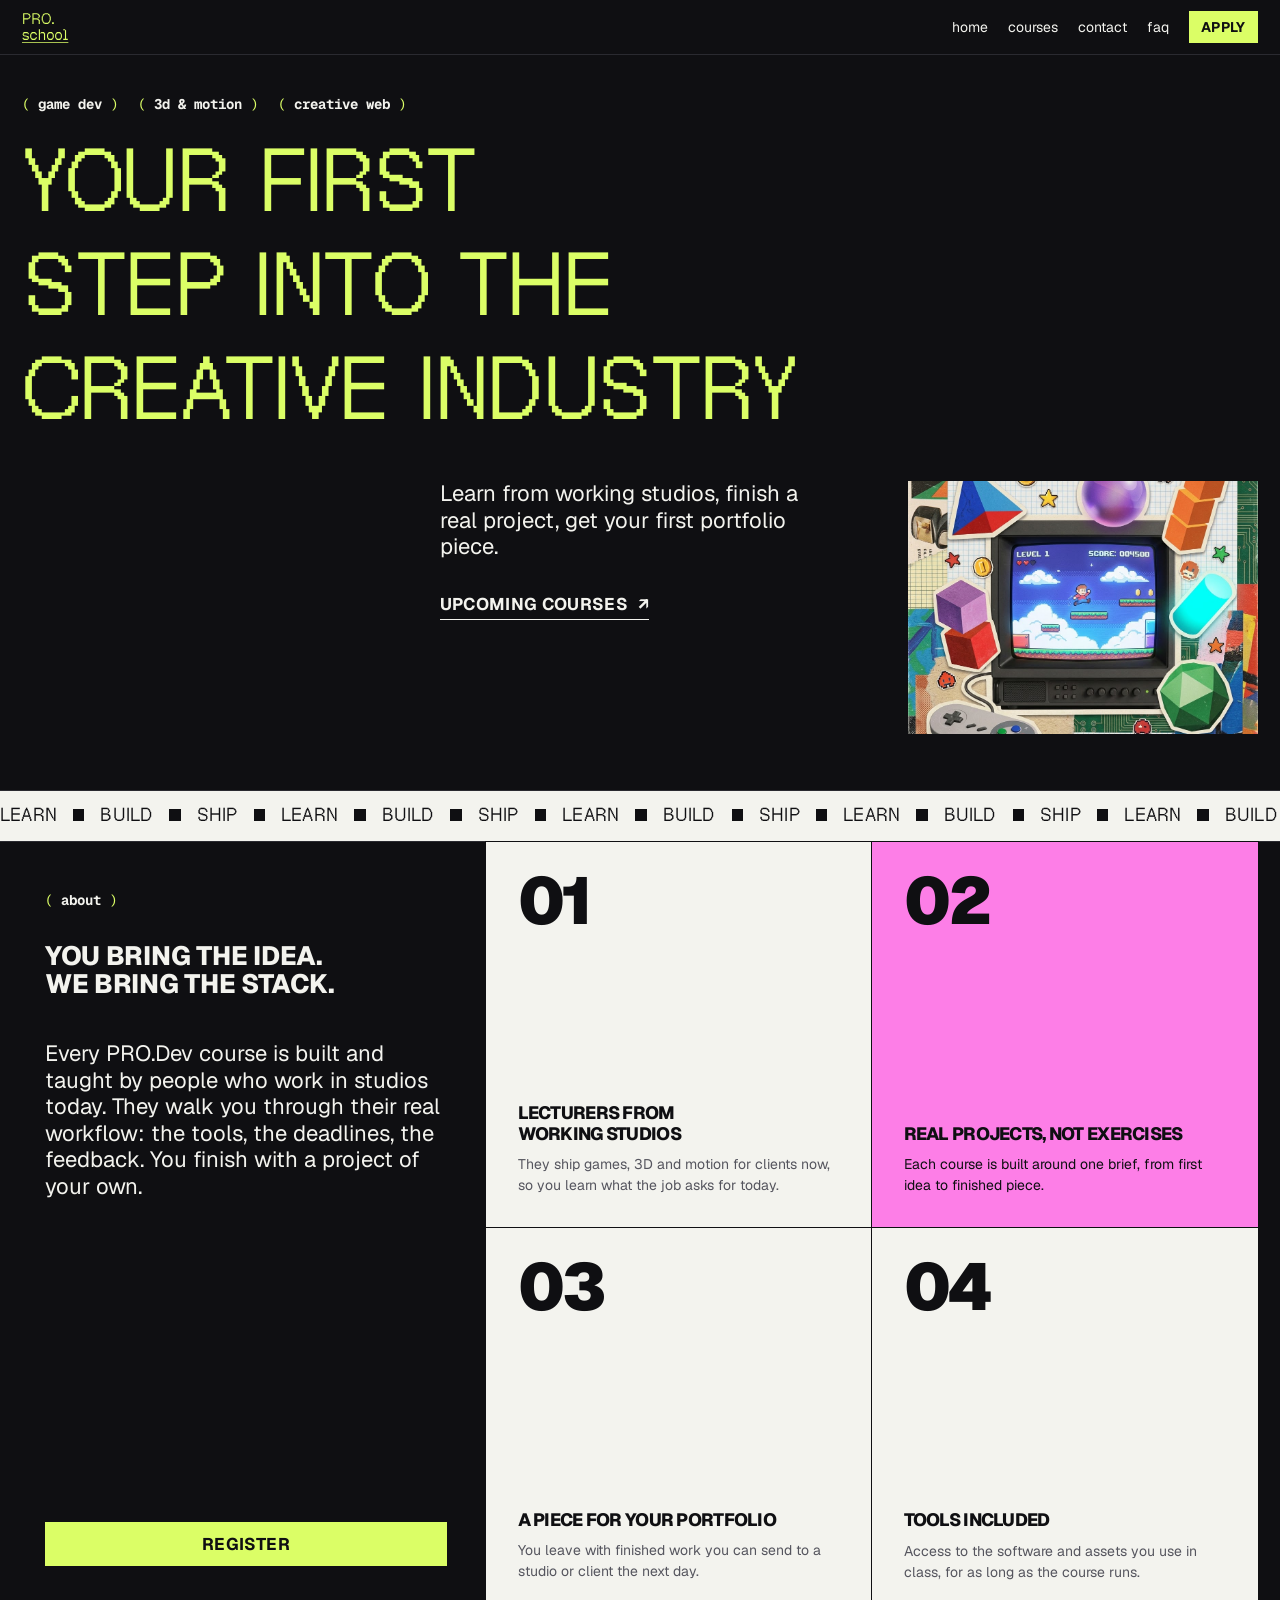
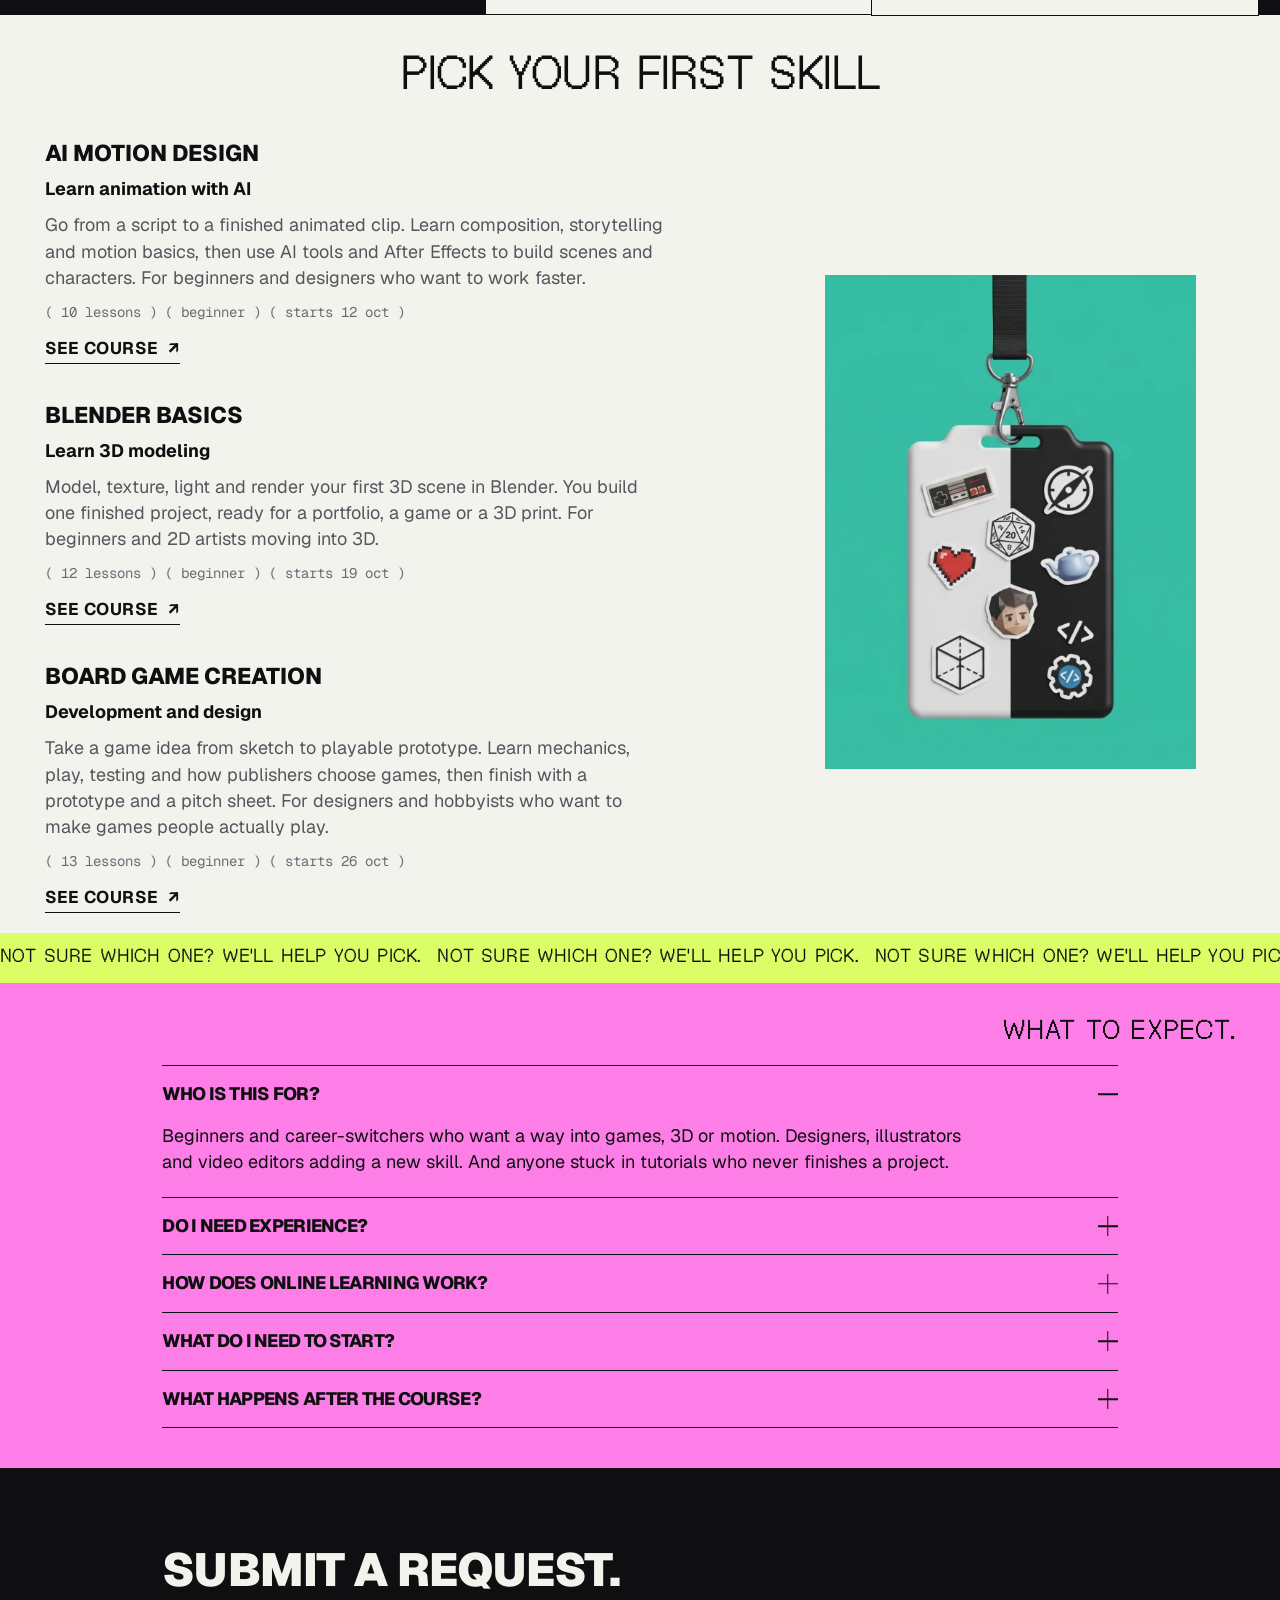
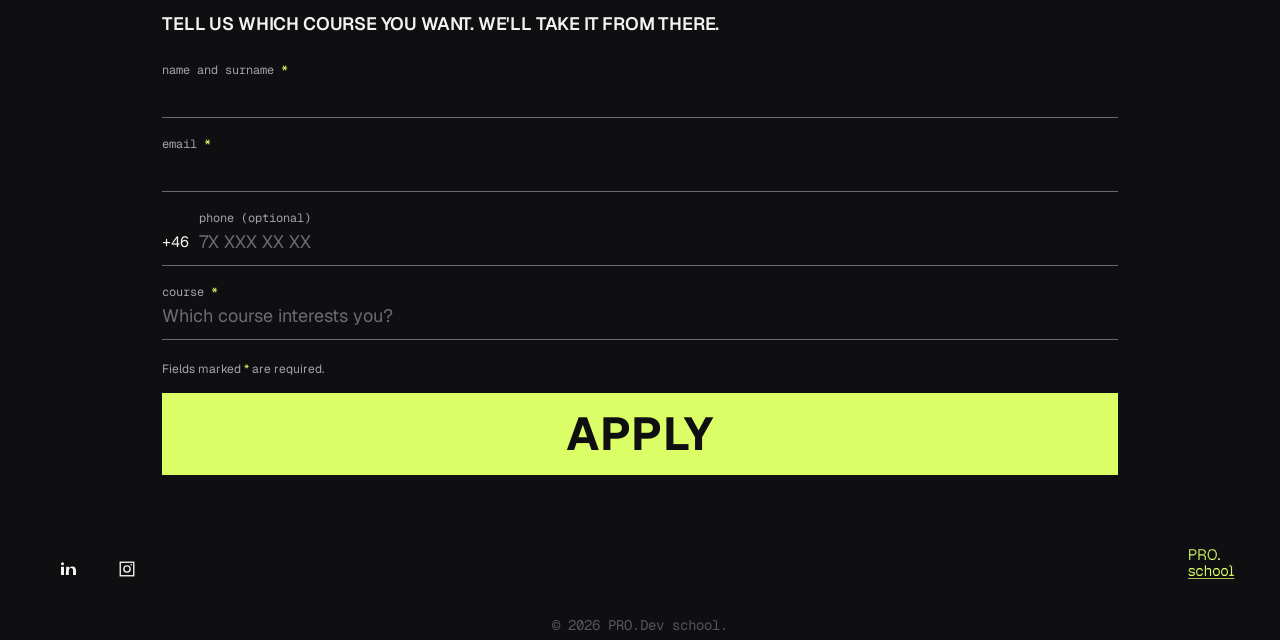
<file: index.html>
<!doctype html>
<html lang="en">
  <head>
    <meta charset="UTF-8" />
    <meta name="viewport" content="width=device-width, initial-scale=1.0" />
    <title>PRO.school: Online Courses for Creative Professions</title>
    <link rel="icon" href="./favicon.ico" sizes="32x32" />
    <link rel="icon" href="./favicon.svg" type="image/svg+xml" />
    <link rel="apple-touch-icon" href="./apple-touch-icon.png" />
    <link rel="stylesheet" href="./styles/main.css" />
  </head>
  <body>
    <header class="header">
      <div class="header__bar container">
        <a href="#main" aria-label="Pro.school, home">
          <img src="./assets/images/logo.svg" alt="PRO.school logo" />
        </a>
        <nav class="header__nav">
          <a href="#main" class="header__nav--link">home</a>
          <a href="./courses/index.html" class="header__nav--link">courses</a>
          <a href="./contact/index.html" class="header__nav--link">contact</a>
          <a href="#faq" class="header__nav--link">faq</a>
          <a href="#apply" class="button button--sm">apply</a>
        </nav>
        <button
          class="header__burger"
          type="button"
          aria-label="Menu"
          aria-controls="header-menu"
          popovertarget="header-menu"
        >
          <span class="header__burger-bar"></span>
          <span class="header__burger-bar"></span>
          <span class="header__burger-bar"></span>
        </button>
        <nav class="header__menu" id="header-menu" popover aria-label="Main">
          <a class="header__menu--link" href="#main" class="header__menu--link"
            >home</a
          >
          <a class="header__menu--link" href="./courses/index.html">courses</a>
          <a class="header__menu--link" href="./contact/index.html">contact</a>
          <a class="header__menu--link" href="#faq">faq</a>
          <div class="header__menu--action">
            <a class="button button--lg button--full" href="#apply">apply</a>
          </div>
        </nav>
      </div>
    </header>
    <main>
      <section id="main" class="hero hero--home">
        <div class="hero__container container">
          <p class="eyebrow">
            <span class="eyebrow__item"
              >( <span class="eyebrow__label">game dev</span> )</span
            >
            <span class="eyebrow__item"
              >( <span class="eyebrow__label">3D &amp; motion</span> )</span
            >
            <span class="eyebrow__item"
              >( <span class="eyebrow__label">creative web</span> )</span
            >
          </p>
          <h1 class="hero__title">
            <span class="hero__title-lines">
              <span class="hero__title-line">your first</span>
              <span class="hero__title-line">step into the</span>
              <span class="hero__title-line">creative industry</span>
            </span>
          </h1>
          <div class="hero__body">
            <div class="hero__copy">
              <p class="hero__subtitle">
                Learn from working studios, finish a real project, get your
                first portfolio piece.
              </p>
              <a class="button button--link hero__cta" href="#courses">
                upcoming courses
                <span class="button__icon" aria-hidden="true">↗</span>
              </a>
            </div>
            <div class="hero__media">
              <img
                src="./assets/images/hero-retro-computer.jpeg"
                alt="Retro computer with a pixel game on screen"
                class="hero__image"
                width="1024"
                height="646"
                fetchpriority="high"
              />
            </div>
          </div>
        </div>
      </section>
      <section class="marquee" aria-label="Learn, build, ship.">
        <div class="marquee__track">
          <div class="marquee__group">
            <span class="marquee__word">LEARN</span
            ><span class="marquee__dot"></span
            ><span class="marquee__word">BUILD</span
            ><span class="marquee__dot"></span
            ><span class="marquee__word">SHIP</span
            ><span class="marquee__dot"></span>
          </div>
          <div class="marquee__group">
            <span class="marquee__word">LEARN</span
            ><span class="marquee__dot"></span
            ><span class="marquee__word">BUILD</span
            ><span class="marquee__dot"></span
            ><span class="marquee__word">SHIP</span
            ><span class="marquee__dot"></span>
          </div>
          <div class="marquee__group">
            <span class="marquee__word">LEARN</span
            ><span class="marquee__dot"></span
            ><span class="marquee__word">BUILD</span
            ><span class="marquee__dot"></span
            ><span class="marquee__word">SHIP</span
            ><span class="marquee__dot"></span>
          </div>
          <div class="marquee__group">
            <span class="marquee__word">LEARN</span
            ><span class="marquee__dot"></span
            ><span class="marquee__word">BUILD</span
            ><span class="marquee__dot"></span
            ><span class="marquee__word">SHIP</span
            ><span class="marquee__dot"></span>
          </div>
          <div class="marquee__group">
            <span class="marquee__word">LEARN</span
            ><span class="marquee__dot"></span
            ><span class="marquee__word">BUILD</span
            ><span class="marquee__dot"></span
            ><span class="marquee__word">SHIP</span
            ><span class="marquee__dot"></span>
          </div>
          <div class="marquee__group">
            <span class="marquee__word">LEARN</span
            ><span class="marquee__dot"></span
            ><span class="marquee__word">BUILD</span
            ><span class="marquee__dot"></span
            ><span class="marquee__word">SHIP</span
            ><span class="marquee__dot"></span>
          </div>
          <div class="marquee__group">
            <span class="marquee__word">LEARN</span
            ><span class="marquee__dot"></span
            ><span class="marquee__word">BUILD</span
            ><span class="marquee__dot"></span
            ><span class="marquee__word">SHIP</span
            ><span class="marquee__dot"></span>
          </div>
          <div class="marquee__group">
            <span class="marquee__word">LEARN</span
            ><span class="marquee__dot"></span
            ><span class="marquee__word">BUILD</span
            ><span class="marquee__dot"></span
            ><span class="marquee__word">SHIP</span
            ><span class="marquee__dot"></span>
          </div>
        </div>
      </section>
      <section class="about" id="about">
        <div class="about__container container">
          <div class="about__aside">
            <header class="about__aside-head">
              <p class="about__label eyebrow">
                <span class="eyebrow__item"
                  >(
                  <span class="about__label-text eyebrow__label">about</span>
                  )</span
                >
              </p>
              <h2 class="about__title" id="about-title">
                You bring the idea. We bring the stack.
              </h2>
              <p class="subtitle">
                Every PRO.Dev course is built and taught by people who work in
                studios today. They walk you through their real workflow: the
                tools, the deadlines, the feedback. You finish with a project of
                your own.
              </p>
            </header>
            <div class="about__action">
              <a class="button button--lg button--full" href="#apply"
                >register</a
              >
            </div>
          </div>
          <div class="about__cards">
            <article class="about__card">
              <span class="about__card-index" aria-hidden="true">01</span>
              <div class="about__card-body">
                <h3 class="about__card-title">
                  Lecturers from working studios
                </h3>
                <p class="about__card-text">
                  They ship games, 3D and motion for clients now, so you learn
                  what the job asks for today.
                </p>
              </div>
            </article>
            <article class="about__card about__card--accent">
              <span class="about__card-index" aria-hidden="true">02</span>
              <div class="about__card-body">
                <h3 class="about__card-title">Real projects, not exercises</h3>
                <p class="about__card-text">
                  Each course is built around one brief, from first idea to
                  finished piece.
                </p>
              </div>
            </article>
            <article class="about__card">
              <span class="about__card-index" aria-hidden="true">03</span>
              <div class="about__card-body">
                <h3 class="about__card-title">A piece for your portfolio</h3>
                <p class="about__card-text">
                  You leave with finished work you can send to a studio or
                  client the next day.
                </p>
              </div>
            </article>
            <article class="about__card">
              <span class="about__card-index" aria-hidden="true">04</span>
              <div class="about__card-body">
                <h3 class="about__card-title">Tools included</h3>
                <p class="about__card-text">
                  Access to the software and assets you use in class, for as
                  long as the course runs.
                </p>
              </div>
            </article>
          </div>
        </div>
      </section>
      <section class="courses container" id="courses">
        <h2 class="courses__title">PICK YOUR FIRST SKILL</h2>
        <div class="courses__container">
          <div class="courses__list">
            <article class="courses-row">
              <h3 class="courses__row-title">AI motion design</h3>
              <p class="courses__row-subtitle">Learn animation with AI</p>
              <p class="courses__row-text">
                Go from a script to a finished animated clip. Learn composition,
                storytelling and motion basics, then use AI tools and After
                Effects to build scenes and characters. For beginners and
                designers who want to work faster.
              </p>
              <p class="tag__list">
                <span class="tag">( 10 lessons )</span>
                <span class="tag">( beginner )</span>
                <span class="tag">( starts 12 oct )</span>
              </p>
              <a
                class="button button--link courses__row-cta"
                href="./courses/index.html#course-ai-motion"
                >See course
                <span class="button__icon" aria-hidden="true">↗</span></a
              >
            </article>
            <article class="courses-row">
              <h3 class="courses__row-title">Blender basics</h3>
              <p class="courses__row-subtitle">Learn 3D modeling</p>
              <p class="courses__row-text">
                Model, texture, light and render your first 3D scene in Blender.
                You build one finished project, ready for a portfolio, a game or
                a 3D print. For beginners and 2D artists moving into 3D.
              </p>
              <p class="tag__list">
                <span class="tag">( 12 lessons )</span>
                <span class="tag">( beginner )</span>
                <span class="tag">( starts 19 oct )</span>
              </p>
              <a
                class="button button--link courses__row-cta"
                href="./courses/index.html#course-blender"
                >See course
                <span class="button__icon" aria-hidden="true">↗</span></a
              >
            </article>
            <article class="courses-row">
              <h3 class="courses__row-title">Board game creation</h3>
              <p class="courses__row-subtitle">Development and design</p>
              <p class="courses__row-text">
                Take a game idea from sketch to playable prototype. Learn
                mechanics, play, testing and how publishers choose games, then
                finish with a prototype and a pitch sheet. For designers and
                hobbyists who want to make games people actually play.
              </p>
              <p class="tag__list">
                <span class="tag">( 13 lessons )</span>
                <span class="tag">( beginner )</span>
                <span class="tag">( starts 26 oct )</span>
              </p>
              <a
                class="button button--link courses__row-cta"
                href="./courses/index.html#course-board-game"
                >See course
                <span class="button__icon" aria-hidden="true">↗</span></a
              >
            </article>
          </div>
          <div class="courses__media">
            <div class="courses__image"></div>
          </div>
        </div>
      </section>
      <section
        class="marquee marquee--lime"
        aria-label="Not sure which one? We'll help you pick."
      >
        <div class="marquee__track" aria-hidden="true">
          <div class="marquee__group">
            <span class="marquee__word"
              >NOT SURE WHICH ONE? WE'LL HELP YOU PICK.</span
            >
          </div>
          <div class="marquee__group">
            <span class="marquee__word"
              >NOT SURE WHICH ONE? WE'LL HELP YOU PICK.</span
            >
          </div>
          <div class="marquee__group">
            <span class="marquee__word"
              >NOT SURE WHICH ONE? WE'LL HELP YOU PICK.</span
            >
          </div>
          <div class="marquee__group">
            <span class="marquee__word"
              >NOT SURE WHICH ONE? WE'LL HELP YOU PICK.</span
            >
          </div>
          <div class="marquee__group">
            <span class="marquee__word"
              >NOT SURE WHICH ONE? WE'LL HELP YOU PICK.</span
            >
          </div>
          <div class="marquee__group">
            <span class="marquee__word"
              >NOT SURE WHICH ONE? WE'LL HELP YOU PICK.</span
            >
          </div>
        </div>
      </section>
      <section id="faq" class="faq" aria-labelledby="faq-title">
        <div class="container">
          <div class="faq__head">
            <h2 class="faq__title">What to expect.</h2>
          </div>
          <div class="faq__list dropdown max-width container">
            <details class="dropdown__item" name="faq" open>
              <summary class="dropdown__summary">
                <span class="dropdown__label">Who is this for?</span>
                <span class="dropdown__icon" aria-hidden="true"></span>
              </summary>
              <p class="dropdown__content">
                Beginners and career-switchers who want a way into games, 3D or
                motion. Designers, illustrators and video editors adding a new
                skill. And anyone stuck in tutorials who never finishes a
                project.
              </p>
            </details>
            <details class="dropdown__item" name="faq">
              <summary class="dropdown__summary">
                <span class="dropdown__label">Do I need experience?</span>
                <span class="dropdown__icon" aria-hidden="true"></span>
              </summary>
              <p class="dropdown__content">
                No. Every course starts from zero. You don&apos;t need to code
                or draw. You need curiosity and about six hours a week.
              </p>
            </details>
            <details class="dropdown__item" name="faq">
              <summary class="dropdown__summary">
                <span class="dropdown__label"
                  >How does online learning work?</span
                >
                <span class="dropdown__icon" aria-hidden="true"></span>
              </summary>
              <p class="dropdown__content">
                Live lessons with your lecturer twice a week, with recordings if
                you miss one. You get assignments, feedback on your work and a
                chat with your group. Every course ends with a finished project.
                Price and payment options depend on the course, and a manager
                will send you the details.
              </p>
            </details>
            <details class="dropdown__item" name="faq">
              <summary class="dropdown__summary">
                <span class="dropdown__label">What do I need to start?</span>
                <span class="dropdown__icon" aria-hidden="true"></span>
              </summary>
              <p class="dropdown__content">
                A laptop or desktop and a stable internet connection. The
                software is free or comes with your course access (Blender is
                free, for example). We send the setup list before day one.
              </p>
            </details>
            <details class="dropdown__item" name="faq">
              <summary class="dropdown__summary">
                <span class="dropdown__label"
                  >What happens after the course?</span
                >
                <span class="dropdown__icon" aria-hidden="true"></span>
              </summary>
              <p class="dropdown__content">
                You finish with a portfolio project and feedback from the people
                who taught it. Then you decide: apply to studios, take freelance
                briefs or join the next course. We don&apos;t promise jobs. We
                give you the work and the feedback to go and get one.
              </p>
            </details>
          </div>
        </div>
      </section>
      <section class="apply" id="apply">
        <div class="container apply__container max-width">
          <h2 class="apply__title" id="apply-title">Submit a request.</h2>
          <p class="apply__subtitle">
            Tell us which course you want. We&apos;ll take it from there.
          </p>
          <form
            action="mailto:kozer.tetiana@gmail.com"
            method="post"
            class="form"
          >
            <fieldset class="form__field">
              <div class="form__field-line">
                <div class="form__field-body">
                  <label for="apply-name" class="form__label">
                    name and surname
                    <span class="form__decor-star" aria-hidden="true">*</span>
                  </label>
                  <input
                    type="text"
                    id="apply-name"
                    required
                    name="name"
                    autocomplete="name"
                    placeholder=" "
                    class="form__input"
                  />
                </div>
              </div>
              <p class="form__error form__error--missing">
                Enter your name so we know who to reply to.
              </p>
            </fieldset>
            <fieldset class="form__field">
              <div class="form__field-line">
                <div class="form__field-body">
                  <label for="apply-email" class="form__label">
                    email
                    <span class="form__decor-star" aria-hidden="true">*</span>
                  </label>
                  <input
                    type="email"
                    id="apply-email"
                    required
                    name="email"
                    autocomplete="email"
                    placeholder=" "
                    class="form__input"
                  />
                </div>
              </div>
              <p class="form__error form__error--missing">
                Enter your email so we can reply.
              </p>
            </fieldset>
            <fieldset class="form__field">
              <div class="form__field-line">
                <span class="form__prefix" aria-hidden="true">+46</span>
                <div class="form__field-body">
                  <label for="apply-phone" class="form__label">
                    phone (optional)
                  </label>
                  <input
                    type="tel"
                    id="apply-phone"
                    required
                    name="phone"
                    autocomplete="tel-national"
                    placeholder="7X XXX XX XX"
                    class="form__input"
                  />
                </div>
              </div>
            </fieldset>
            <fieldset class="form__field">
              <div class="form__field-line">
                <div class="form__field-body">
                  <label for="apply-course" class="form__label">
                    course
                    <span class="form__decor-star" aria-hidden="true">*</span>
                  </label>
                  <input
                    type="text"
                    id="apply-course"
                    required
                    name="course"
                    autocomplete="off"
                    placeholder="Which course interests you?"
                    class="form__input"
                  />
                </div>
              </div>
              <p class="form__error form__error--missing">
                Enter your email so we can reply.
              </p>
            </fieldset>
            <fieldset class="form__footer">
              <p class="form__info">
                Fields marked
                <span class="form__decor-star" aria-hidden="true">*</span> are
                required.
              </p>
              <button type="submit" class="button button--huge form__submit">
                apply
              </button>
            </fieldset>
          </form>
        </div>
      </section>
    </main>
    <footer class="footer">
      <div class="container">
        <div class="footer__bar">
          <nav class="footer__nav" aria-label="footer">
            <a
              href="https://www.linkedin.com/"
              class="footer__nav-link"
              target="_blank"
              aria-label="PRO.school on LinkedIn"
            >
              <span class="footer__nav-icon">
                <span class="footer__nav-image nav-image--linkedin"></span>
              </span>
            </a>

            <a
              href="https://www.instagram.com/"
              class="footer__nav-link"
              target="_blank"
              aria-label="PRO.school on Instagram"
            >
              <span class="footer__nav-icon">
                <span class="footer__nav-image nav-image--instagram"></span>
              </span>
            </a>
          </nav>
          <a href="#main" aria-label="Pro.school, home">
            <img
              src="./assets/images/logo.svg"
              alt="PRO.school logo"
              class="logo"
              loading="lazy"
            />
          </a>
        </div>
        <p class="footer__copy">© 2026 PRO.Dev school.</p>
      </div>
    </footer>
  </body>
</html>
</file>
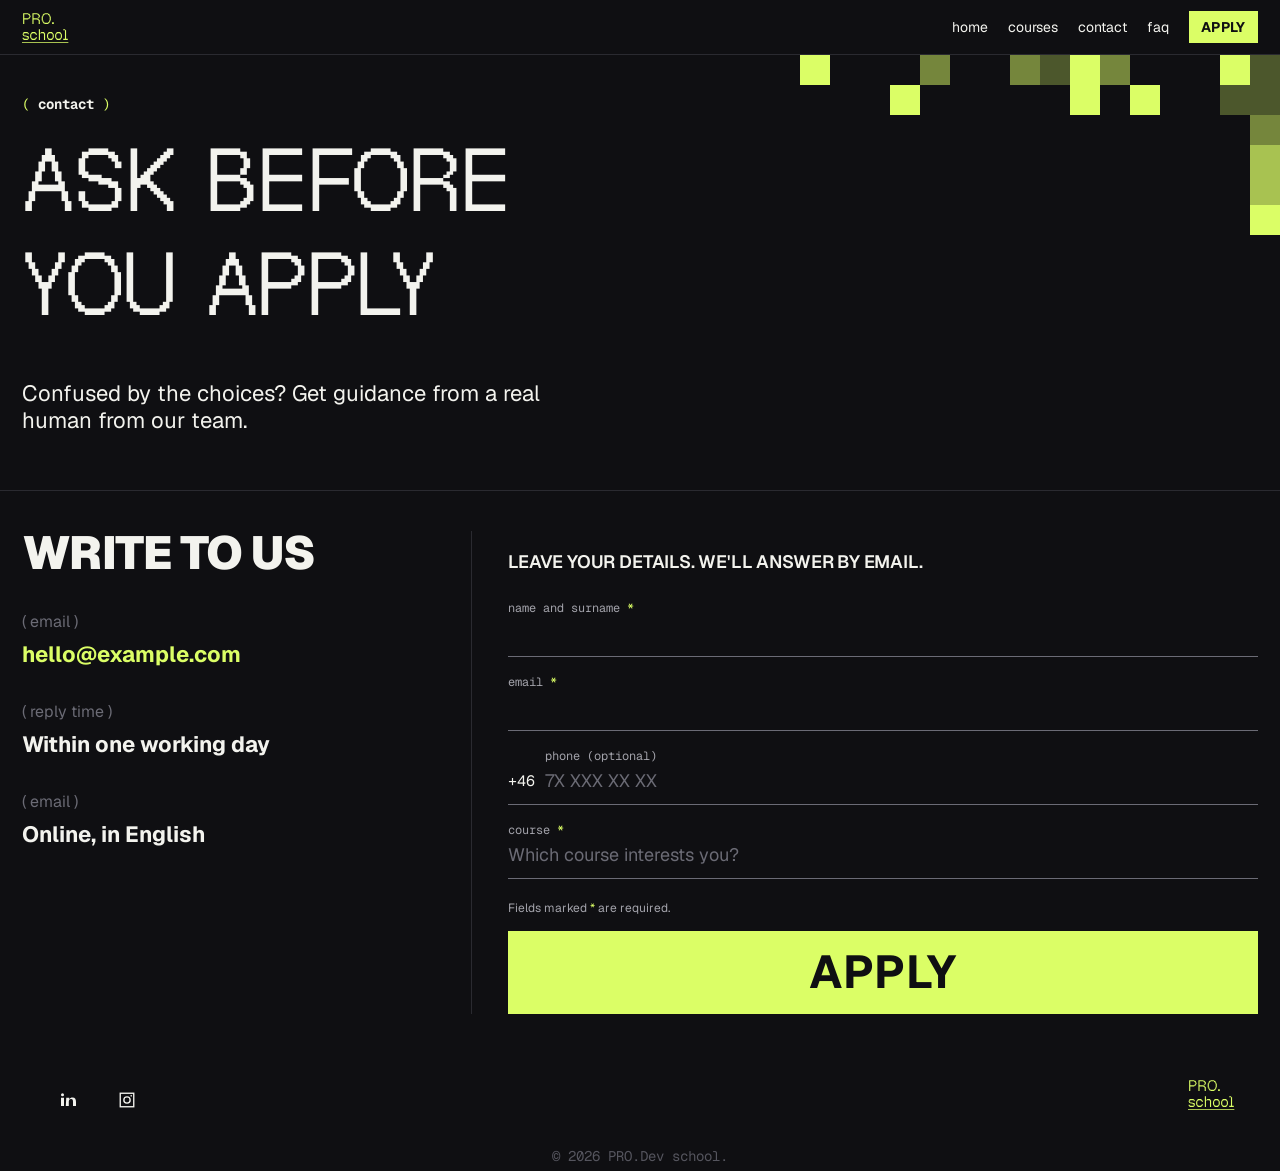
<file: contact/index.html>
<!doctype html>
<html lang="en">
  <head>
    <meta charset="UTF-8" />
    <meta name="viewport" content="width=device-width, initial-scale=1.0" />
    <title>Contact — PRO.school</title>
    <link rel="icon" href="../favicon.ico" sizes="32x32" />
    <link rel="icon" href="../favicon.svg" type="image/svg+xml" />
    <link rel="apple-touch-icon" href="../apple-touch-icon.png" />
    <link rel="stylesheet" href="../styles/main.css" />
  </head>
  <body>
    <header class="header">
      <div class="header__bar container">
        <a href="../index.html" aria-label="Pro.school, home">
          <img src="../assets/images/logo.svg" alt="PRO.school logo" />
        </a>
        <nav class="header__nav">
          <a href="../index.html" class="header__nav--link">home</a>
          <a href="../courses/index.html" class="header__nav--link">courses</a>
          <a href="#main" class="header__nav--link">contact</a>
          <a href="../index.html#faq" class="header__nav--link">faq</a>
          <a href="#apply" class="button button--sm">apply</a>
        </nav>
        <button
          class="header__burger"
          type="button"
          aria-label="Menu"
          aria-controls="header-menu"
          popovertarget="header-menu"
        >
          <span class="header__burger-bar"></span>
          <span class="header__burger-bar"></span>
          <span class="header__burger-bar"></span>
        </button>
        <nav class="header__menu" id="header-menu" popover aria-label="Main">
          <a class="header__menu--link" href="../index.html">home</a>
          <a href="../courses/index.html" class="header__menu--link">courses</a>
          <a href="#main" class="header__menu--link">contact</a>
          <a class="header__menu--link" href="../index.html#faq">faq</a>
          <div class="header__menu--action">
            <a class="button button--lg button--full" href="#apply">apply</a>
          </div>
        </nav>
      </div>
    </header>
    <main>
      <section class="main contact__hero">
        <div class="container">
          <div class="hero__container">
            <p class="eyebrow">
              <span class="eyebrow__item"
                >( <span class="eyebrow__label">contact</span> )</span
              >
            </p>
            <h1 class="hero__title title__paper">
              <span class="hero__title-lines">
                <span class="hero__title-line">ask before</span>
                <span class="hero__title-line">you apply</span>
              </span>
            </h1>
            <p class="subtitle">
              Confused by the choices? Get guidance from a real human from our
              team.
            </p>
          </div>
        </div>
      </section>

      <section id="apply" class="contact-apply" aria-labelledby="contact-title">
        <div class="contact__grid container">
          <aside class="contact__aside">
            <h2 class="apply__title contact__title">Write to us</h2>
            <div class="contact__list">
              <div class="contact__item">
                <span class="tag">( email )</span>
                <span class="contact__item-value">
                  <a class="contact__item-link" href="mailto:hello@example.com"
                    >hello@example.com</a
                  >
                </span>
              </div>
              <div class="contact__item">
                <span class="tag">( reply time )</span>
                <span class="contact__item-value">
                  Within one working day
                </span>
              </div>
              <div class="contact__item">
                <span class="tag">( email )</span>
                <span class="contact__item-value">Online, in English</span>
              </div>
            </div>
          </aside>
          <div class="contact__apply">
            <p class="apply__subtitle">
              Leave your details. We&apos;ll answer by email.
            </p>

            <form
              action="mailto:kozer.tetiana@gmail.com"
              method="post"
              class="form"
            >
              <fieldset class="form__field">
                <div class="form__field-line">
                  <div class="form__field-body">
                    <label for="apply-name" class="form__label">
                      name and surname
                      <span class="form__decor-star" aria-hidden="true">*</span>
                    </label>
                    <input
                      type="text"
                      id="apply-name"
                      required
                      name="name"
                      autocomplete="name"
                      placeholder=" "
                      class="form__input"
                    />
                  </div>
                </div>
                <p class="form__error form__error--missing">
                  Enter your name so we know who to reply to.
                </p>
              </fieldset>
              <fieldset class="form__field">
                <div class="form__field-line">
                  <div class="form__field-body">
                    <label for="apply-email" class="form__label">
                      email
                      <span class="form__decor-star" aria-hidden="true">*</span>
                    </label>
                    <input
                      type="email"
                      id="apply-email"
                      required
                      name="email"
                      autocomplete="email"
                      placeholder=" "
                      class="form__input"
                    />
                  </div>
                </div>
                <p class="form__error form__error--missing">
                  Enter your email so we can reply.
                </p>
              </fieldset>
              <fieldset class="form__field">
                <div class="form__field-line">
                  <span class="form__prefix" aria-hidden="true">+46</span>
                  <div class="form__field-body">
                    <label for="apply-phone" class="form__label">
                      phone (optional)
                    </label>
                    <input
                      type="tel"
                      id="apply-phone"
                      required
                      name="phone"
                      autocomplete="tel-national"
                      placeholder="7X XXX XX XX"
                      class="form__input"
                    />
                  </div>
                </div>
              </fieldset>
              <fieldset class="form__field">
                <div class="form__field-line">
                  <div class="form__field-body">
                    <label for="apply-course" class="form__label">
                      course
                      <span class="form__decor-star" aria-hidden="true">*</span>
                    </label>
                    <input
                      type="text"
                      id="apply-course"
                      required
                      name="course"
                      autocomplete="off"
                      placeholder="Which course interests you?"
                      class="form__input"
                    />
                  </div>
                </div>
                <p class="form__error form__error--missing">
                  Enter your email so we can reply.
                </p>
              </fieldset>
              <fieldset class="form__footer">
                <p class="form__info">
                  Fields marked
                  <span class="form__decor-star" aria-hidden="true">*</span> are
                  required.
                </p>
                <button type="submit" class="button button--huge form__submit">
                  apply
                </button>
              </fieldset>
            </form>
          </div>
        </div>
      </section>
    </main>
    <footer class="footer">
      <div class="container">
        <div class="footer__bar">
          <nav class="footer__nav" aria-label="footer">
            <a
              href="https://www.linkedin.com/"
              class="footer__nav-link"
              target="_blank"
              aria-label="PRO.school on LinkedIn"
            >
              <span class="footer__nav-icon">
                <span class="footer__nav-image nav-image--linkedin"></span>
              </span>
            </a>

            <a
              href="https://www.instagram.com/"
              class="footer__nav-link"
              target="_blank"
              aria-label="PRO.school on Instagram"
            >
              <span class="footer__nav-icon">
                <span class="footer__nav-image nav-image--instagram"></span>
              </span>
            </a>
          </nav>
          <a href="../index.html#main" aria-label="Pro.school, home">
            <img
              src="../assets/images/logo.svg"
              alt="PRO.school logo"
              class="logo"
              loading="lazy"
            />
          </a>
        </div>
        <p class="footer__copy">© 2026 PRO.Dev school.</p>
      </div>
    </footer>
  </body>
</html>
</file>
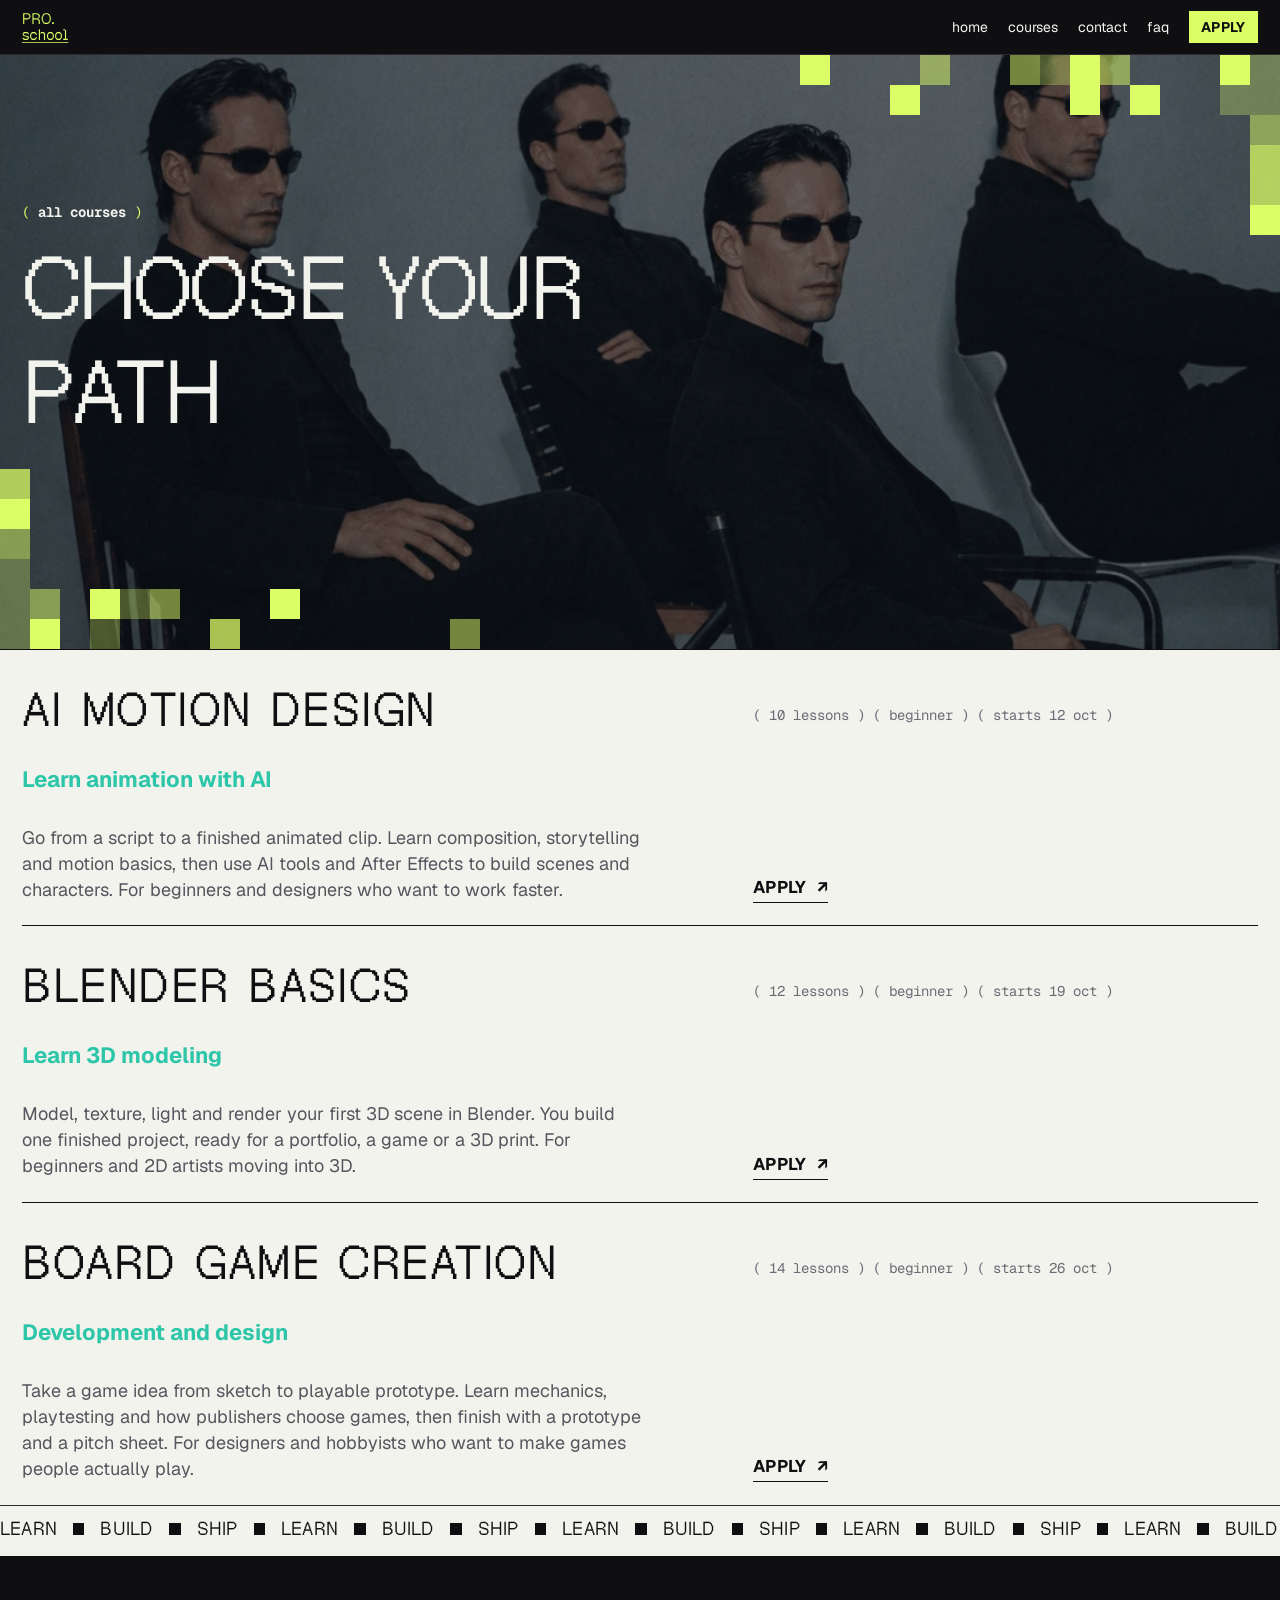
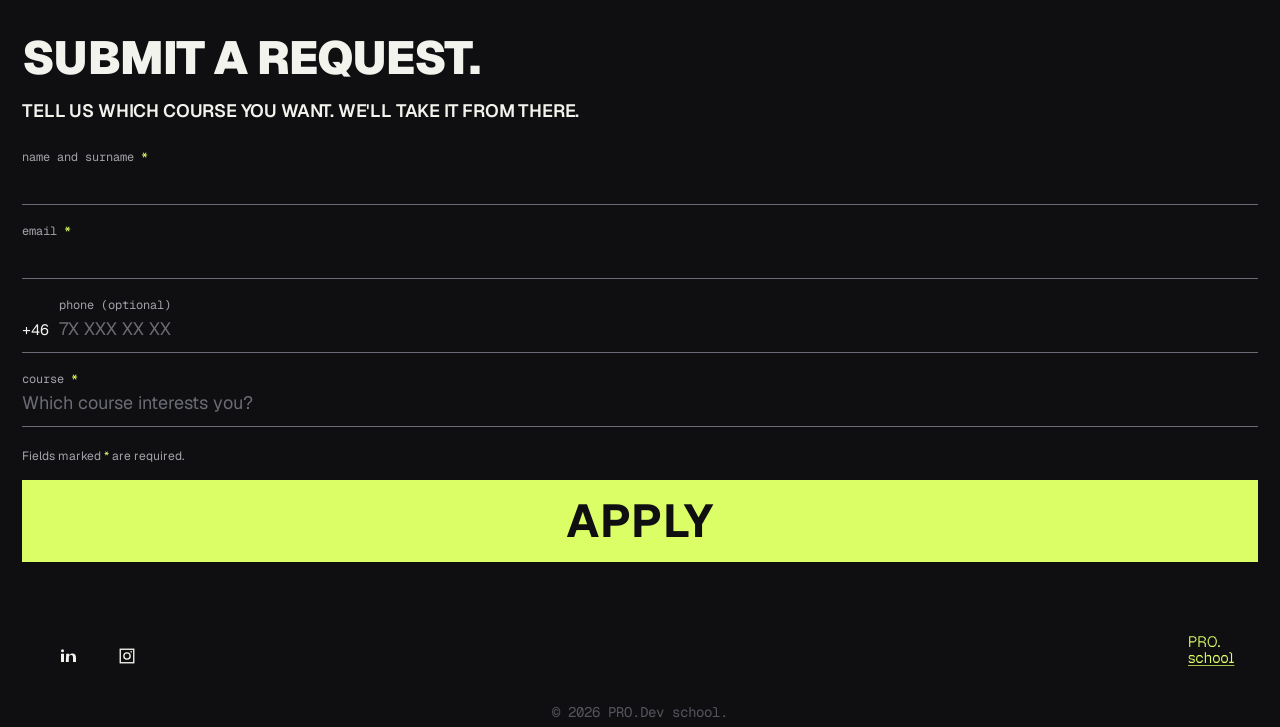
<file: courses/index.html>
<!doctype html>
<html lang="en">
  <head>
    <meta charset="UTF-8" />
    <meta name="viewport" content="width=device-width, initial-scale=1.0" />
    <title>All courses — PRO.school</title>
    <link rel="icon" href="../favicon.ico" sizes="32x32" />
    <link rel="icon" href="../favicon.svg" type="image/svg+xml" />
    <link rel="apple-touch-icon" href="../apple-touch-icon.png" />
    <link rel="stylesheet" href="../styles/main.css" />
  </head>
  <body>
    <header class="header">
      <div class="header__bar container">
        <a href="../index.html" aria-label="Pro.school, home">
          <img src="../assets/images/logo.svg" alt="PRO.school logo" />
        </a>
        <nav class="header__nav">
          <a href="../index.html" class="header__nav--link">home</a>
          <a href="#main" class="header__nav--link">courses</a>
          <a href="../contact/index.html" class="header__nav--link">contact</a>
          <a href="../index.html#faq" class="header__nav--link">faq</a>
          <a href="#apply" class="button button--sm">apply</a>
        </nav>
        <button
          class="header__burger"
          type="button"
          aria-label="Menu"
          aria-controls="header-menu"
          popovertarget="header-menu"
        >
          <span class="header__burger-bar"></span>
          <span class="header__burger-bar"></span>
          <span class="header__burger-bar"></span>
        </button>
        <nav class="header__menu" id="header-menu" popover aria-label="Main">
          <a class="header__menu--link" href="../index.html">home</a>
          <a class="header__menu--link" href="">courses</a>
          <a class="header__menu--link" href="../contact/index.html">contact</a>
          <a class="header__menu--link" href="../index.html#faq">faq</a>
          <div class="header__menu--action">
            <a class="button button--lg button--full" href="#apply">apply</a>
          </div>
        </nav>
      </div>
    </header>
    <main>
      <section id="main" class="courses-hero">
        <img
          src="../assets/images/courses-hero.webp"
          alt="Clones of Neo from the Matrix sitting in chairs."
          width="1143"
          height="1376"
          fetchpriority="high"
          class="courses-hero__image"
        />
        <div class="courses-hero__overlay"></div>
        <div class="container hero__container courses-hero__container">
          <p class="eyebrow">
            <span class="eyebrow__item"
              >( <span class="eyebrow__label">all courses</span> )</span
            >
          </p>
          <h1 class="hero__title title__paper">
            <span class="hero__title-lines">
              <span class="hero__title-line">choose your</span>
              <span class="hero__title-line">path</span>
            </span>
          </h1>
        </div>
      </section>

      <section class="course-list" aria-label="All courses">
        <div class="container">
          <article
            class="course-list__item"
            id="course-ai-motion"
            aria-labelledby="course-ai-motion-title"
          >
            <div class="course-list__main">
              <h2 class="courses__row-title course-list__title">
                AI motion design
              </h2>
              <p class="courses__row-subtitle course-list__subtitle">
                Learn animation with AI
              </p>
              <p class="courses__row-text course-list__text">
                Go from a script to a finished animated clip. Learn composition,
                storytelling and motion basics, then use AI tools and After
                Effects to build scenes and characters. For beginners and
                designers who want to work faster.
              </p>
            </div>
            <div class="course-list__details">
              <p class="tag__list">
                <span class="tag">( 10 lessons )</span>
                <span class="tag">( beginner )</span>
                <span class="tag">( starts 12 oct )</span>
              </p>
              <a class="button button--link courses__row-cta" href="#apply"
                >Apply <span class="button__icon" aria-hidden="true">↗</span></a
              >
            </div>
          </article>

          <article
            class="course-list__item"
            id="course-blender"
            aria-labelledby="course-blender-title"
          >
            <div class="course-list__main">
              <h2 class="courses__row-title course-list__title">
                Blender basics
              </h2>
              <p class="courses__row-subtitle course-list__subtitle">
                Learn 3D modeling
              </p>
              <p class="courses__row-text course-list__text">
                Model, texture, light and render your first 3D scene in Blender.
                You build one finished project, ready for a portfolio, a game or
                a 3D print. For beginners and 2D artists moving into 3D.
              </p>
            </div>
            <div class="course-list__details">
              <p class="tag__list">
                <span class="tag">( 12 lessons )</span>
                <span class="tag">( beginner )</span>
                <span class="tag">( starts 19 oct )</span>
              </p>
              <a class="button button--link courses__row-cta" href="#apply"
                >Apply <span class="button__icon" aria-hidden="true">↗</span></a
              >
            </div>
          </article>

          <article
            class="course-list__item"
            id="course-board-game"
            aria-labelledby="course-board-game-title"
          >
            <div class="course-list__main">
              <h2 class="courses__row-title course-list__title">
                Board game creation
              </h2>
              <p class="courses__row-subtitle course-list__subtitle">
                Development and design
              </p>
              <p class="courses__row-text course-list__text">
                Take a game idea from sketch to playable prototype. Learn
                mechanics, playtesting and how publishers choose games, then
                finish with a prototype and a pitch sheet. For designers and
                hobbyists who want to make games people actually play.
              </p>
            </div>
            <div class="course-list__details">
              <p class="tag__list">
                <span class="tag">( 14 lessons )</span>
                <span class="tag">( beginner )</span>
                <span class="tag">( starts 26 oct )</span>
              </p>
              <a class="button button--link courses__row-cta" href="#apply"
                >Apply <span class="button__icon" aria-hidden="true">↗</span></a
              >
            </div>
          </article>
        </div>
      </section>
      <section class="marquee" aria-label="Learn, build, ship.">
        <div class="marquee__track">
          <div class="marquee__group">
            <span class="marquee__word">LEARN</span
            ><span class="marquee__dot"></span
            ><span class="marquee__word">BUILD</span
            ><span class="marquee__dot"></span
            ><span class="marquee__word">SHIP</span
            ><span class="marquee__dot"></span>
          </div>
          <div class="marquee__group">
            <span class="marquee__word">LEARN</span
            ><span class="marquee__dot"></span
            ><span class="marquee__word">BUILD</span
            ><span class="marquee__dot"></span
            ><span class="marquee__word">SHIP</span
            ><span class="marquee__dot"></span>
          </div>
          <div class="marquee__group">
            <span class="marquee__word">LEARN</span
            ><span class="marquee__dot"></span
            ><span class="marquee__word">BUILD</span
            ><span class="marquee__dot"></span
            ><span class="marquee__word">SHIP</span
            ><span class="marquee__dot"></span>
          </div>
          <div class="marquee__group">
            <span class="marquee__word">LEARN</span
            ><span class="marquee__dot"></span
            ><span class="marquee__word">BUILD</span
            ><span class="marquee__dot"></span
            ><span class="marquee__word">SHIP</span
            ><span class="marquee__dot"></span>
          </div>
          <div class="marquee__group">
            <span class="marquee__word">LEARN</span
            ><span class="marquee__dot"></span
            ><span class="marquee__word">BUILD</span
            ><span class="marquee__dot"></span
            ><span class="marquee__word">SHIP</span
            ><span class="marquee__dot"></span>
          </div>
          <div class="marquee__group">
            <span class="marquee__word">LEARN</span
            ><span class="marquee__dot"></span
            ><span class="marquee__word">BUILD</span
            ><span class="marquee__dot"></span
            ><span class="marquee__word">SHIP</span
            ><span class="marquee__dot"></span>
          </div>
          <div class="marquee__group">
            <span class="marquee__word">LEARN</span
            ><span class="marquee__dot"></span
            ><span class="marquee__word">BUILD</span
            ><span class="marquee__dot"></span
            ><span class="marquee__word">SHIP</span
            ><span class="marquee__dot"></span>
          </div>
          <div class="marquee__group">
            <span class="marquee__word">LEARN</span
            ><span class="marquee__dot"></span
            ><span class="marquee__word">BUILD</span
            ><span class="marquee__dot"></span
            ><span class="marquee__word">SHIP</span
            ><span class="marquee__dot"></span>
          </div>
        </div>
      </section>
      <section class="apply" id="apply">
        <div class="container apply__container">
          <h2 class="apply__title courses-hero__title" id="apply-title">
            Submit a request.
          </h2>
          <p class="apply__subtitle">
            Tell us which course you want. We&apos;ll take it from there.
          </p>
          <form
            action="mailto:kozer.tetiana@gmail.com"
            method="post"
            class="form"
          >
            <fieldset class="form__field">
              <div class="form__field-line">
                <div class="form__field-body">
                  <label for="apply-name" class="form__label">
                    name and surname
                    <span class="form__decor-star" aria-hidden="true">*</span>
                  </label>
                  <input
                    type="text"
                    id="apply-name"
                    required
                    name="name"
                    autocomplete="name"
                    placeholder=" "
                    class="form__input"
                  />
                </div>
              </div>
              <p class="form__error form__error--missing">
                Enter your name so we know who to reply to.
              </p>
            </fieldset>
            <fieldset class="form__field">
              <div class="form__field-line">
                <div class="form__field-body">
                  <label for="apply-email" class="form__label">
                    email
                    <span class="form__decor-star" aria-hidden="true">*</span>
                  </label>
                  <input
                    type="email"
                    id="apply-email"
                    required
                    name="email"
                    autocomplete="email"
                    placeholder=" "
                    class="form__input"
                  />
                </div>
              </div>
              <p class="form__error form__error--missing">
                Enter your email so we can reply.
              </p>
            </fieldset>
            <fieldset class="form__field">
              <div class="form__field-line">
                <span class="form__prefix" aria-hidden="true">+46</span>
                <div class="form__field-body">
                  <label for="apply-phone" class="form__label">
                    phone (optional)
                  </label>
                  <input
                    type="tel"
                    id="apply-phone"
                    required
                    name="phone"
                    autocomplete="tel-national"
                    placeholder="7X XXX XX XX"
                    class="form__input"
                  />
                </div>
              </div>
            </fieldset>
            <fieldset class="form__field">
              <div class="form__field-line">
                <div class="form__field-body">
                  <label for="apply-course" class="form__label">
                    course
                    <span class="form__decor-star" aria-hidden="true">*</span>
                  </label>
                  <input
                    type="text"
                    id="apply-course"
                    required
                    name="course"
                    autocomplete="off"
                    placeholder="Which course interests you?"
                    class="form__input"
                  />
                </div>
              </div>
              <p class="form__error form__error--missing">
                Enter your email so we can reply.
              </p>
            </fieldset>
            <fieldset class="form__footer">
              <p class="form__info">
                Fields marked
                <span class="form__decor-star" aria-hidden="true">*</span> are
                required.
              </p>
              <button type="submit" class="button button--huge form__submit">
                apply
              </button>
            </fieldset>
          </form>
        </div>
      </section>
    </main>
    <footer class="footer">
      <div class="container">
        <div class="footer__bar">
          <nav class="footer__nav" aria-label="footer">
            <a
              href="https://www.linkedin.com/"
              class="footer__nav-link"
              target="_blank"
              aria-label="PRO.school on LinkedIn"
            >
              <span class="footer__nav-icon">
                <span class="footer__nav-image nav-image--linkedin"></span>
              </span>
            </a>

            <a
              href="https://www.instagram.com/"
              class="footer__nav-link"
              target="_blank"
              aria-label="PRO.school on Instagram"
            >
              <span class="footer__nav-icon">
                <span class="footer__nav-image nav-image--instagram"></span>
              </span>
            </a>
          </nav>
          <a href="../index.html#main" aria-label="Pro.school, home">
            <img
              src="../assets/images/logo.svg"
              alt="PRO.school logo"
              class="logo"
              loading="lazy"
            />
          </a>
        </div>
        <p class="footer__copy">© 2026 PRO.Dev school.</p>
      </div>
    </footer>
  </body>
</html>
</file>
<file: styles/main.css>
@import "./base.css";
@import "./fonts.css";
@import "./tokens.css";
@import "./layout.css";
@import "./components/buttons.css";
@import "./components/header.css";
@import "./components/eyebrow.css";
@import "./components/hero.css";
@import "./components/marquee.css";
@import "./components/about.css";
@import "./components/courses.css";
@import "./components/tag.css";
@import "./components/faq.css";
@import "./components/dropdown.css";
@import "./components/apply.css";
@import "./components/form.css";
@import "./components/footer.css";
@import "./components/courses-hero.css";
@import "./components/course-list.css";
@import "./components/contact.css";
</file>
